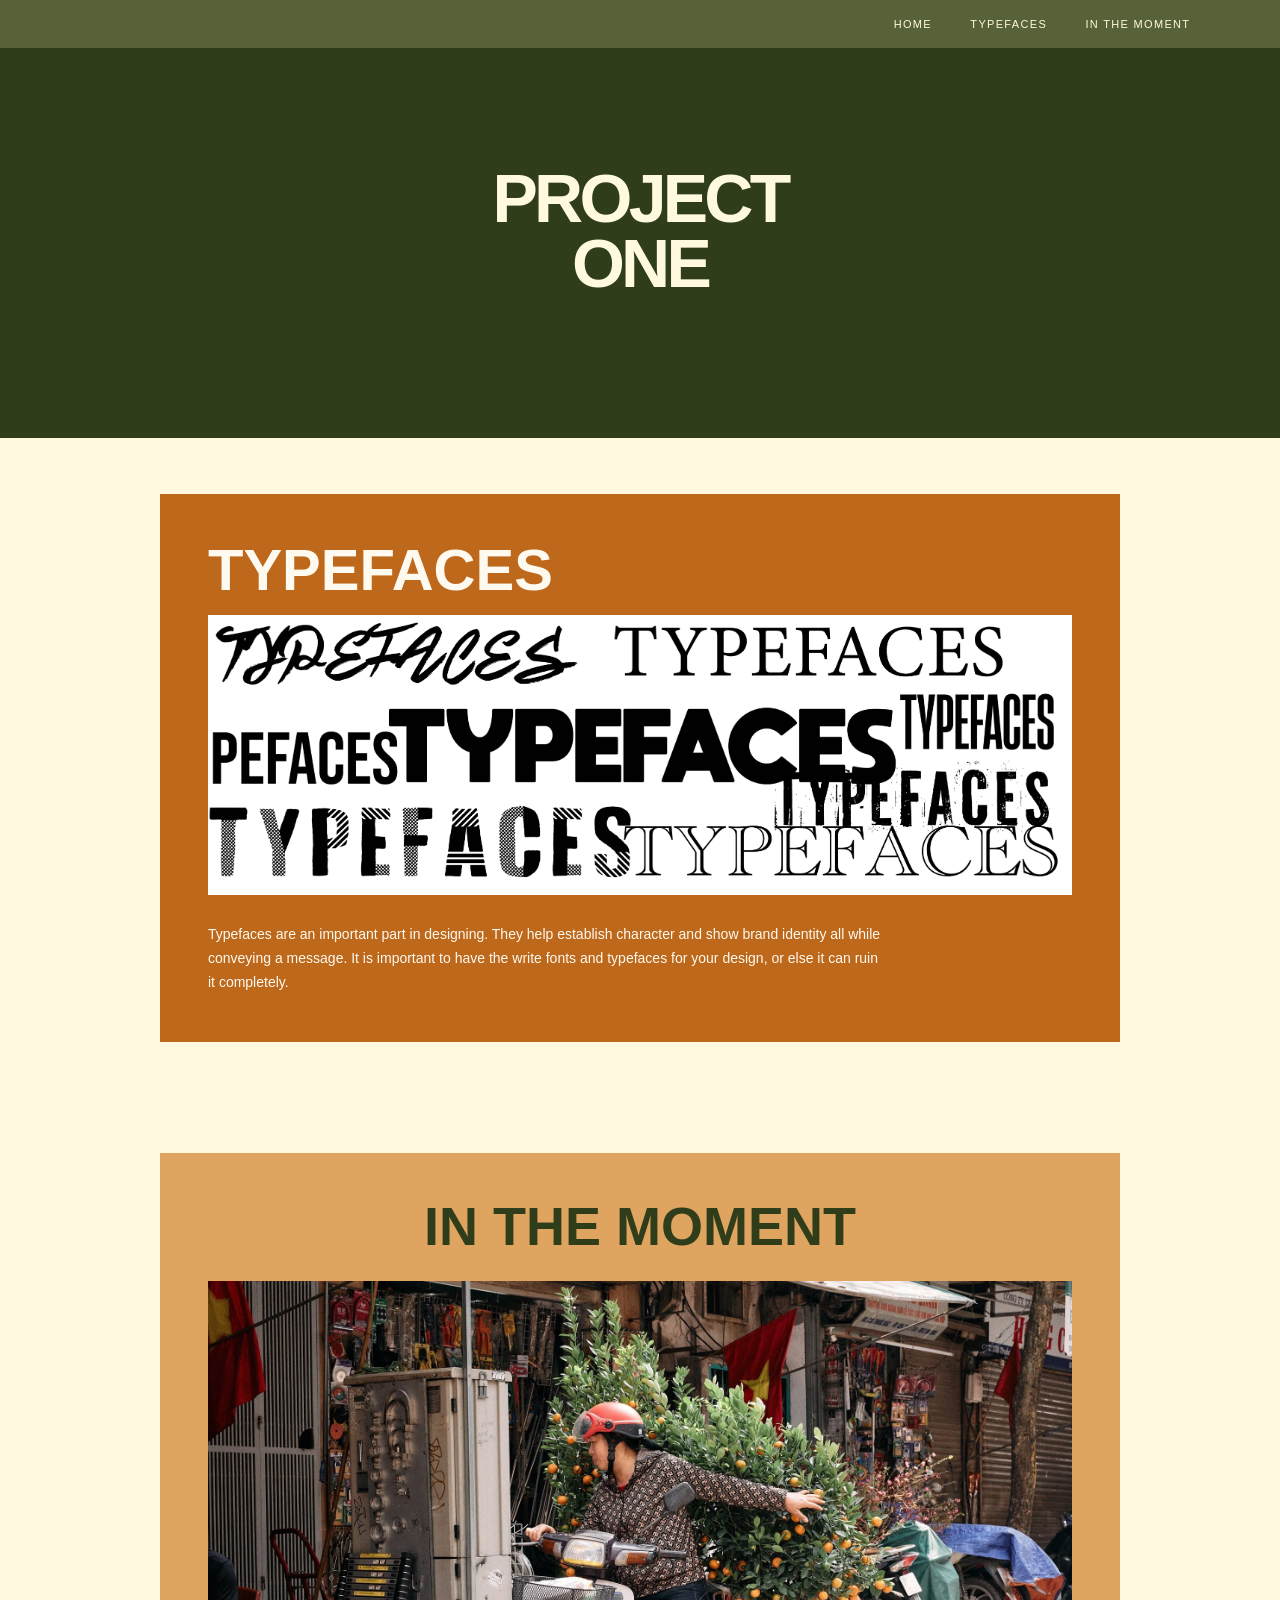
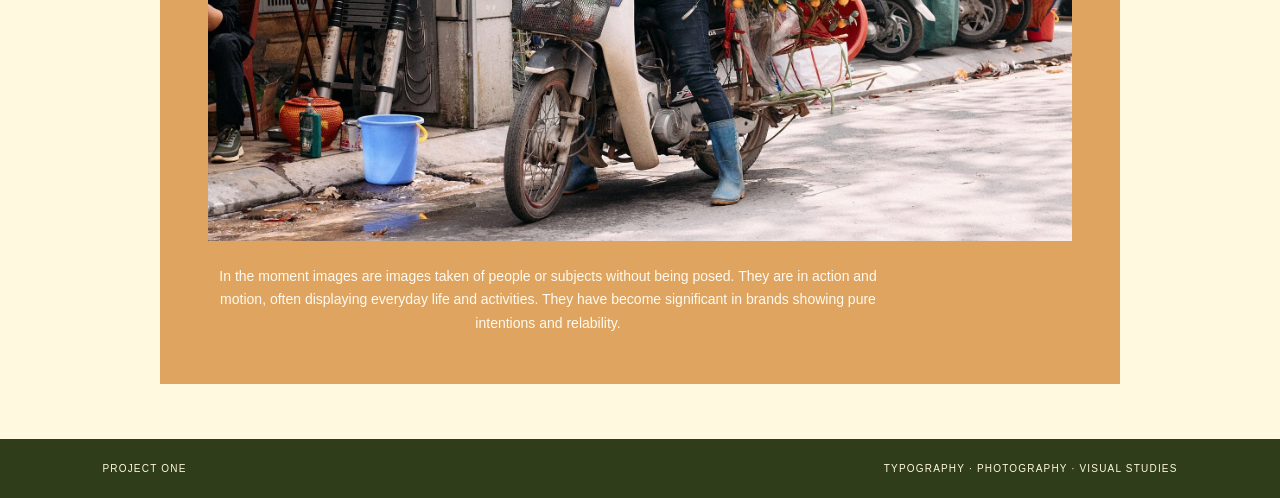
<file: index.html>
<!DOCTYPE html>
<html lang="en">
<head>
  <meta charset="UTF-8">
  <meta name="viewport" content="width=device-width, initial-scale=1.0">
  <title>Project One — Visual Portfolio</title>
  <link rel="stylesheet" href="styles.css">
</head>
<body>
  <header class="site-header">
    <nav class="navigation" aria-label="Main navigation">
      <a href="index.html">Home</a>
      <a href="typefaces.html">Typefaces</a>
      <a href="itm.html">In the Moment</a>
    </nav>
  </header>

  <main>
    <section class="hero" id="home">
      <h1>Project<br>One</h1>
    </section>

    <section class="content-section typefaces" id="typefaces">
      <div class="feature-card type-card"> 
        <h2>Typefaces</h2>
        <img src="images/typefaces-collage.jpg"
             alt="Typeface and lettering specimen collage">
        <div class="type-copy"></div>
          <p class="description">
            Typefaces are an important part in designing. They help establish character and show brand identity all while conveying a message. It is important to have the write fonts and typefaces for your design, or else it can ruin it completely.
          </p>
        </div>
      </div>
    </section>

    <section class="content-section moment" id="moment">
      <div class="feature-card moment-card">
        <h2>In the Moment</h2>
        <img src="images/street-vendor.png"
             alt="Street vendor surrounded by plants and flowers">
        <p class="description">
          In the moment images are images taken of people or subjects without being posed. They are in action and motion, often displaying everyday life and activities. They have become significant in brands showing pure intentions and relability.
        </p>
      </div>
    </section>
  </main>

  <footer class="site-footer">
    <span>Project One</span>
    <span>Typography · Photography · Visual Studies</span>
  </footer>
</body>
</html>
</file>
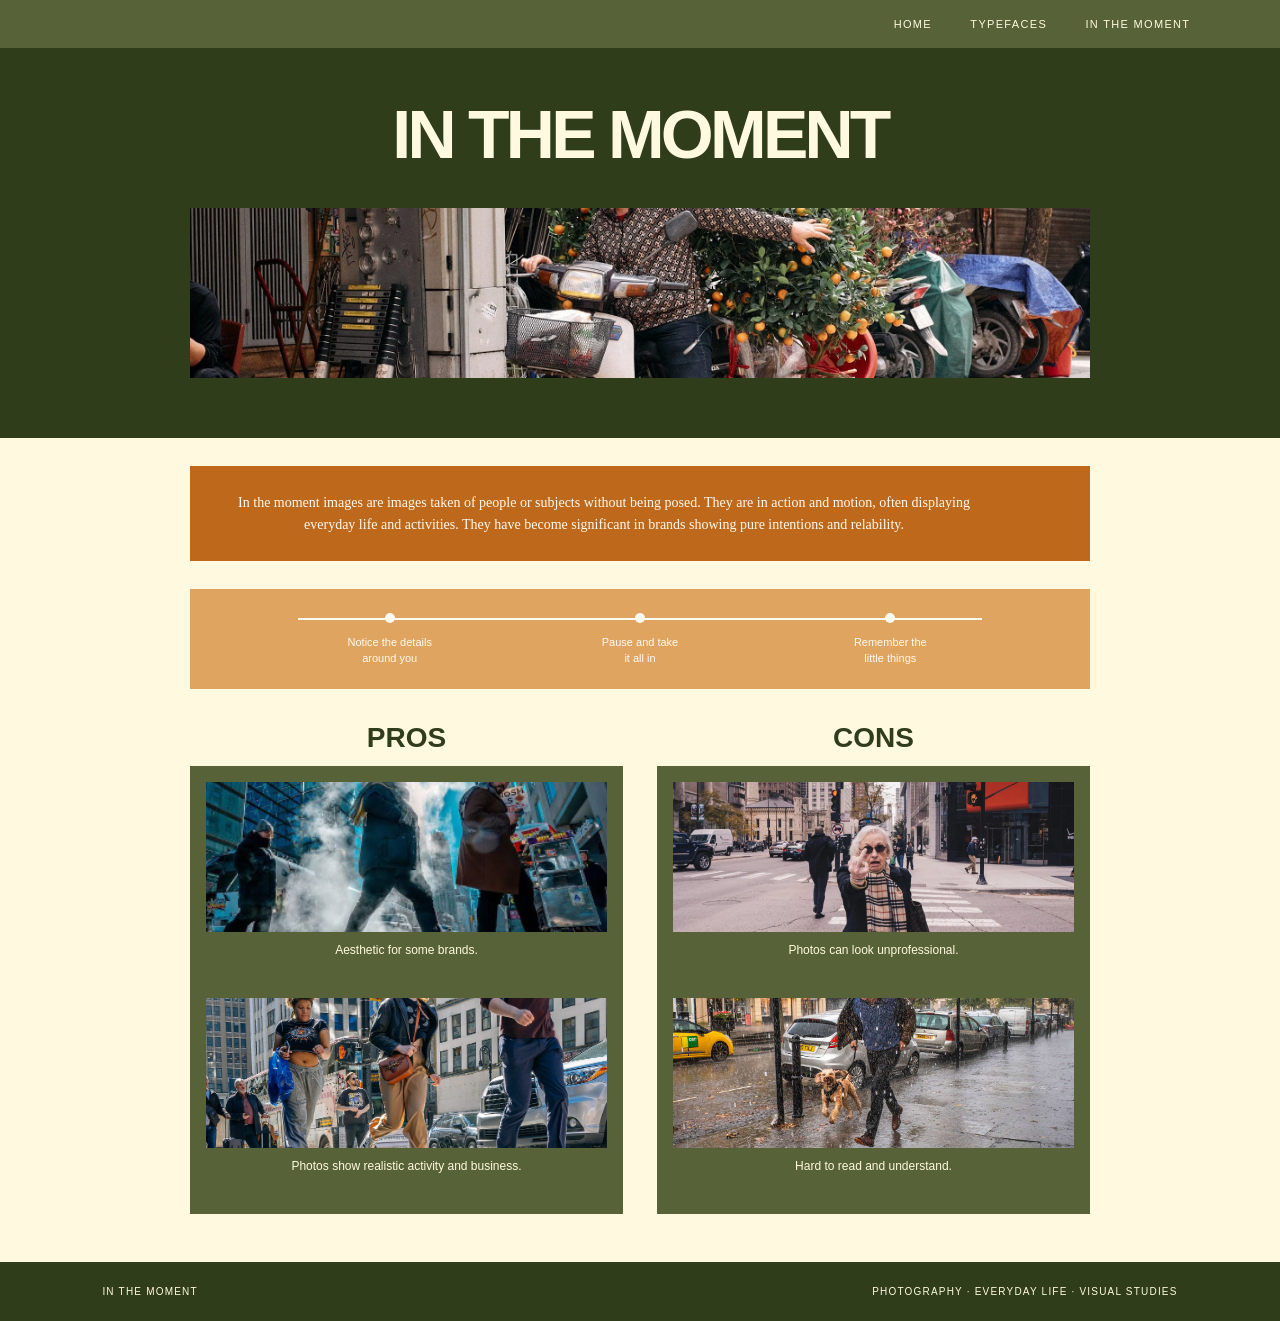
<file: itm.html>
<!DOCTYPE html>
<html lang="en">
<head>
  <meta charset="UTF-8">
  <meta name="viewport" content="width=device-width, initial-scale=1.0">
  <title>In the Moment</title>
  <link rel="stylesheet" href="styles.css">
</head>
<body>
  <header class="site-header">
    <nav class="navigation" aria-label="Main navigation">
      <a href="index.html">Home</a>
      <a href="typefaces.html">Typefaces</a>
      <a href="itm.html">In the Moment</a>
    </nav>
  </header>

  <main>
    <section class="hero" id="home">
      <h1>In the Moment</h1>
      <img src="images/street-vendor.png"
           alt="Street vendor surrounded by flowers and plants">
    </section>

    <section class="intro" id="moment">
      <p>
       In the moment images are images taken of people or subjects without being posed. They are in action and motion, often displaying everyday life and activities. They have become significant in brands showing pure intentions and relability.
      </p>
    </section>

    <section class="timeline" aria-label="A timeline of moments">
      <div class="timeline-line"></div>
      <div class="timeline-item">
        <span class="dot"></span>
        <p>Notice the details<br>around you</p>
      </div>
      <div class="timeline-item">
        <span class="dot"></span>
        <p>Pause and take<br>it all in</p>
      </div>
      <div class="timeline-item">
        <span class="dot"></span>
        <p>Remember the<br>little things</p>
      </div>
    </section>

    <section class="comparison" id="typefaces">
      <div class="comparison-column">
        <h2>Pros</h2>
        <article class="comparison-card">
          <img src="images/smoke-street.jpg"
               alt="People walking through a city street">
          <p>Aesthetic for some brands.</p>
          <img src="images/city-runners.jpg"
               alt="People walking together in a city">
          <p>Photos show realistic activity and business.</p>
        </article>
      </div>

      <div class="comparison-column">
        <h2>Cons</h2>
        <article class="comparison-card">
          <img src="images/woman-street.png"
               alt="Person standing on a city sidewalk">
          <p>Photos can look unprofessional.</p>
          <img src="images/dog-walker.jpg"
               alt="Person walking on a rainy sidewalk">
          <p>Hard to read and understand.</p>
        </article>
      </div>
    </section>
  </main>

  <footer class="site-footer">
    <span>In the Moment</span>
    <span>Photography · Everyday Life · Visual Studies</span>
  </footer>
</body>
</html>
</file>
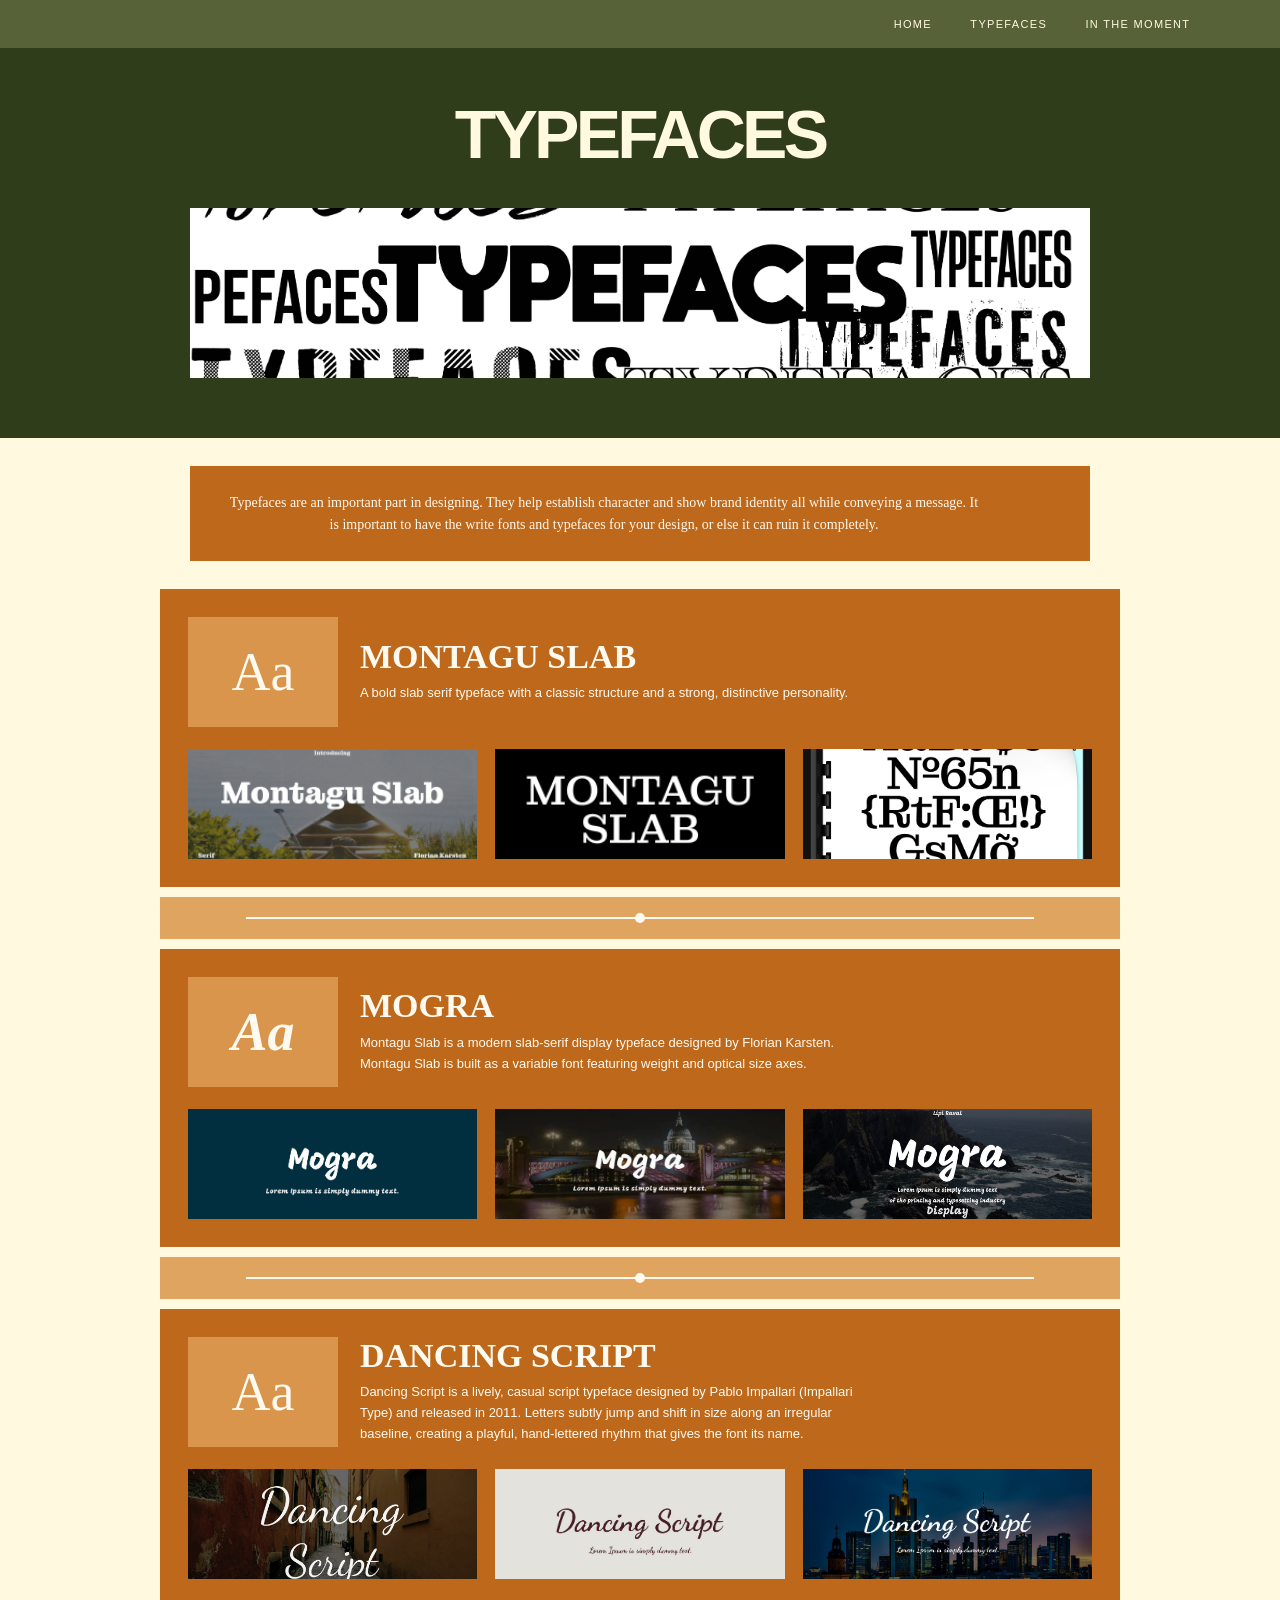
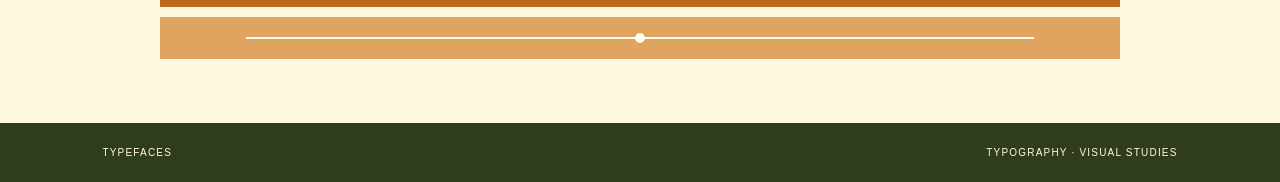
<file: typefaces.html>
<!DOCTYPE html>
<html lang="en">
<head>
  <meta charset="UTF-8">
  <meta name="viewport" content="width=device-width, initial-scale=1.0">
  <title>Typefaces</title>
  <link rel="stylesheet" href="styles.css">
</head>
<body>
  <header class="site-header">
    <nav class="navigation" aria-label="Main navigation">
      <a href="index.html">Home</a>
      <a href="typefaces.html">Typefaces</a>
      <a href="itm.html">In the Moment</a>
    </nav>
  </header>

  <main>
    <section class="hero" id="home">
      <h1>Typefaces</h1>
      <img src="images/typefaces-collage.jpg"
           alt="A collage of expressive typeface examples">
    </section>

    <section class="intro" id="typefaces">
      <p>
        Typefaces are an important part in designing. They help establish character and show brand identity all while conveying a message. It is important to have the write fonts and typefaces for your design, or else it can ruin it completely.
      </p>
    </section>

    <section class="typeface-list">
      <article class="typeface-card">
        <div class="sample">
          <span>Aa</span>
        </div>
        <div class="typeface-info">
          <h2>Montagu Slab</h2>
          <p>A bold slab serif typeface with a classic structure and a strong,
             distinctive personality.</p>
        </div>
        <div class="examples">
          <img src="images/montagu-slab.jpg" alt="Montagu Slab specimen">
          <img src="images/montagu-styles.png" alt="Montagu Slab styles">
          <img src="images/montslab3.png" alt="Montagu Slab type specimen">
        </div>
      </article>

      <div class="range" aria-hidden="true"><span></span></div>

      <article class="typeface-card">
        <div class="sample mogra">
          <span>Aa</span>
        </div>
        <div class="typeface-info">
          <h2>Mogra</h2>
          <p>Montagu Slab is a modern slab-serif display typeface designed by Florian Karsten. Montagu Slab is built as a variable font featuring weight and optical size axes.</p>
        </div>
        <div class="examples">
          <img src="images/mogra-cover.jpg" alt="Mogra type specimen">
          <img src="images/mogra-night.png" alt="Mogra lettering over a city photograph">
          <img src="images/mogra2.jpg" alt="Mogra lettering sample">
        </div>
      </article>

      <div class="range" aria-hidden="true"><span></span></div>

      <article class="typeface-card">
        <div class="sample dancing">
          <span>Aa</span>
        </div>
        <div class="typeface-info">
          <h2>Dancing Script</h2>
          <p>Dancing Script is a lively, casual script typeface designed by Pablo Impallari (Impallari Type) and released in 2011. Letters subtly jump and shift in size along an irregular baseline, creating a playful, hand-lettered rhythm that gives the font its name.</p>
        </div>
        <div class="examples">
          <img src="images/ds1.jpg" alt="Typeface collage">
          <img src="images/ds2.jpg" alt="Letterform specimen">
          <img src="images/ds3.jpg" alt="Decorative letterform specimen">
        </div>
      </article>

      <div class="range" aria-hidden="true"><span></span></div>
    </section>
  </main>

  <footer class="site-footer">
    <span>Typefaces</span>
    <span>Typography · Visual Studies</span>
  </footer>
</body>
</html>
</file>
<file: styles.css>
/* Project One — recreated from the supplied Figma file */

:root {
  --olive: #303d1b;
  --olive-dark: #263316;
  --cream: #fff9df;
  --orange: #bd681b;
  --moment-orange: #dfa45f;
  --white: #fffaf0;
  --ink: #20251a;
}

* {
  box-sizing: border-box;
}

html {
  scroll-behavior: smooth;
}

body {
  margin: 0;
  background: var(--cream);
  color: var(--ink);
  font-family: Arial, Helvetica, sans-serif;
}

/* Top navigation */
.site-header {
  min-height: 48px;
  padding: 0 7%;
  display: flex;
  align-items: center;
  justify-content: flex-end;
  background: var(--olive);
}

.navigation {
  display: flex;
  align-items: center;
  gap: clamp(18px, 3vw, 48px);
}

.navigation a {
  color: var(--cream);
  text-decoration: none;
  text-transform: uppercase;
  font-size: 11px;
  letter-spacing: 0.12em;
}

.navigation a:hover {
  opacity: 0.7;
}

/* Large green title area */
.hero {
  min-height: 270px;
  padding: 42px 20px;
  display: flex;
  align-items: center;
  justify-content: center;
  text-align: center;
  background: var(--olive);
  color: var(--cream);
}

.hero h1 {
  margin: 0;
  font-size: clamp(54px, 8vw, 108px);
  line-height: 0.86;
  letter-spacing: -0.055em;
  font-weight: 800;
  text-transform: uppercase;
}

/* Shared section layout */
.content-section {
  padding: 56px 8%;
}

.feature-card {
  width: min(100%, 960px);
  margin: 0 auto;
  overflow: hidden;
}

/* Typefaces block */
.typefaces {
  background: var(--cream);
}

.type-card {
  background: var(--orange);
  color: var(--white);
  padding: clamp(20px, 4vw, 48px);
}

.type-card img {
  display: block;
  width: 100%;
  max-height: 440px;
  object-fit: contain;
  margin: 0 auto 28px;
}

.type-copy {
  max-width: 700px;
  margin: 0 auto;
}

.eyebrow {
  margin: 0 0 8px;
  text-transform: uppercase;
  letter-spacing: 0.15em;
  font-size: 11px;
}

h2 {
  margin: 0 0 18px;
  font-size: clamp(32px, 5vw, 58px);
  line-height: 0.95;
  text-transform: uppercase;
  font-weight: 800;
}

.description {
  max-width: 680px;
  margin: 0;
  font-size: 14px;
  line-height: 1.7;
}

/* In the Moment block */
.moment {
  background: var(--cream);
  padding-top: 12px;
  padding-bottom: 70px;
}

.moment-card {
  padding: clamp(20px, 4vw, 48px);
  background: var(--moment-orange);
  color: var(--white);
}

.moment-card h2 {
  margin-bottom: 24px;
}

.moment-card img {
  display: block;
  width: 100%;
  height: auto;
  max-height: 560px;
  object-fit: cover;
}

.moment-card .description {
  margin-top: 24px;
}

/* Footer */
.site-footer {
  display: flex;
  justify-content: space-between;
  gap: 20px;
  padding: 24px 8%;
  background: var(--olive-dark);
  color: var(--cream);
  font-size: 10px;
  letter-spacing: 0.12em;
  text-transform: uppercase;
}

/* Responsive layout */
@media (max-width: 600px) {
  .site-header {
    min-height: 44px;
    padding: 0 14px;
    justify-content: center;
  }

  .navigation {
    width: 100%;
    justify-content: space-between;
    gap: 10px;
  }

  .navigation a {
    font-size: 9px;
    letter-spacing: 0.07em;
  }

  .hero {
    min-height: 230px;
  }

  .content-section {
    padding: 34px 7%;
  }

  .moment {
    padding-top: 8px;
  }

  .site-footer {
    flex-direction: column;
    text-align: center;
    align-items: center;
  }
}
/* Typefaces — recreated from the supplied Figma design */

:root {
  --olive: #586238;
  --deep-olive: #303d1b;
  --cream: #fff9df;
  --orange: #bd681b;
  --light-orange: #dfa45f;
  --pale-orange: #e9b36e;
  --white: #fffaf0;
  --ink: #29291f;
}

* {
  box-sizing: border-box;
}

html {
  scroll-behavior: smooth;
}

body {
  margin: 0;
  background: var(--cream);
  color: var(--ink);
  font-family: Arial, Helvetica, sans-serif;
}

.site-header {
  min-height: 48px;
  padding: 0 7%;
  display: flex;
  align-items: center;
  justify-content: flex-end;
  background: var(--olive);
}

.navigation {
  display: flex;
  align-items: center;
  gap: clamp(18px, 3vw, 48px);
}

.navigation a {
  color: var(--cream);
  text-decoration: none;
  text-transform: uppercase;
  font-size: 11px;
  letter-spacing: .12em;
}

.navigation a:hover {
  opacity: .7;
}

.hero {
  min-height: 390px;
  padding: 34px 7% 48px;
  display: flex;
  flex-direction: column;
  align-items: center;
  justify-content: center;
  gap: 24px;
  background: var(--deep-olive);
  color: var(--cream);
}

.hero h1 {
  margin: 0;
  font-size: clamp(42px, 6vw, 76px);
  line-height: .95;
  font-weight: 800;
  text-align: center;
  text-transform: uppercase;
}

.hero img {
  display: block;
  width: min(100%, 760px);
  max-height: 170px;
  object-fit: contain;
  background: var(--white);
}

.intro {
  width: min(100% - 48px, 960px);
  margin: 44px auto 32px;
  padding: 26px 34px;
  background: var(--olive);
  color: var(--cream);
  text-align: center;
}

.intro p {
  max-width: 760px;
  margin: 0 auto;
  font-size: 14px;
  line-height: 1.65;
}

.typeface-list {
  width: min(100% - 48px, 960px);
  margin: 0 auto;
  padding-bottom: 54px;
}

.typeface-card {
  display: grid;
  grid-template-columns: 150px minmax(180px, 1fr);
  gap: 22px;
  align-items: center;
  padding: 28px;
  background: var(--orange);
  color: var(--white);
}

.sample {
  min-height: 110px;
  display: grid;
  place-items: center;
  background: #d9954c;
  color: var(--white);
}

.sample span {
  font-family: Georgia, "Times New Roman", serif;
  font-size: 54px;
}

.sample.dancing span {
  font-family: "Dancing Script", cursive;
  font-optical-sizing: auto;
  font-weight: weight;
  font-style: normal;
}

.sample.mogra span {
  font-family: cursive;
  font-weight: bold;
  font-style: italic;
}

.typeface-info h2 {
  margin: 0 0 10px;
  font-family: Georgia, "Times New Roman", serif;
  font-size: clamp(22px, 3vw, 34px);
}

.typeface-info p {
  max-width: 500px;
  margin: 0;
  font-size: 13px;
  line-height: 1.6;
}

.examples {
  grid-column: 1 / -1;
  display: grid;
  grid-template-columns: repeat(3, 1fr);
  gap: 18px;
}

.examples img {
  display: block;
  width: 100%;
  height: 110px;
  object-fit: cover;
  background: #111;
}

.range {
  height: 42px;
  margin: 10px 0;
  display: flex;
  align-items: center;
  justify-content: center;
  background: var(--light-orange);
}

.range::before {
  content: "";
  width: 82%;
  height: 2px;
  background: var(--white);
}

.range span {
  position: absolute;
  width: 10px;
  height: 10px;
  border-radius: 50%;
  background: var(--white);
  box-shadow: 0 0 0 0 var(--white);
}

.moment {
  padding: 55px 8%;
  background: var(--cream);
  text-align: center;
}

.moment h2 {
  margin: 0 0 28px;
  color: var(--deep-olive);
  font-size: clamp(32px, 5vw, 54px);
  text-transform: uppercase;
}

.moment-gallery {
  width: min(100%, 960px);
  margin: 0 auto;
  display: grid;
  grid-template-columns: repeat(3, 1fr);
  gap: 18px;
}

.moment-gallery img {
  width: 100%;
  height: 220px;
  object-fit: cover;
}

.site-footer {
  display: flex;
  justify-content: space-between;
  gap: 20px;
  padding: 24px 8%;
  background: var(--deep-olive);
  color: var(--cream);
  font-size: 10px;
  letter-spacing: .12em;
  text-transform: uppercase;
}

@media (max-width: 650px) {
  .site-header {
    justify-content: center;
    padding: 0 14px;
  }

  .navigation {
    width: 100%;
    justify-content: space-between;
    gap: 10px;
  }

  .navigation a {
    font-size: 9px;
  }

  .hero {
    min-height: 300px;
  }

  .intro,
  .typeface-list {
    width: calc(100% - 28px);
  }

  .typeface-card {
    grid-template-columns: 1fr;
    padding: 20px;
  }

  .examples {
    grid-template-columns: 1fr;
  }

  .examples img {
    height: 150px;
  }

  .moment-gallery {
    grid-template-columns: 1fr;
  }

  .moment-gallery img {
    height: auto;
    max-height: 280px;
  }

  .site-footer {
    flex-direction: column;
    align-items: center;
    text-align: center;
  }
}
/* In the Moment — recreated from the supplied Figma design */

:root {
  --olive: #586238;
  --deep-olive: #303d1b;
  --cream: #fff9df;
  --orange: #bd681b;
  --light-orange: #dfa45f;
  --white: #fffaf0;
  --ink: #29291f;
}

* {
  box-sizing: border-box;
}

html {
  scroll-behavior: smooth;
}

body {
  margin: 0;
  background: var(--cream);
  color: var(--ink);
  font-family: Arial, Helvetica, sans-serif;
}

.site-header {
  min-height: 48px;
  padding: 0 7%;
  display: flex;
  align-items: center;
  justify-content: flex-end;
  background: var(--olive);
}

.navigation {
  display: flex;
  align-items: center;
  gap: clamp(18px, 3vw, 48px);
}

.navigation a {
  color: var(--cream);
  text-decoration: none;
  text-transform: uppercase;
  font-size: 11px;
  letter-spacing: .12em;
}

.navigation a:hover {
  opacity: .7;
}

.hero {
  padding: 22px 7% 28px;
  background: var(--deep-olive);
  color: var(--cream);
  text-align: center;
}

.hero h1 {
  margin: 0 0 18px;
  font-size: clamp(38px, 6vw, 68px);
  line-height: .95;
  font-weight: 800;
  text-transform: uppercase;
}

.hero img {
  display: block;
  width: min(100%, 900px);
  height: 230px;
  margin: 0 auto;
  object-fit: cover;
}

.intro {
  width: min(100% - 48px, 900px);
  margin: 28px auto;
  padding: 26px 34px;
  background: var(--orange);
  color: var(--white);
}

.intro p {
  margin: 0;
  font-family: Georgia, "Times New Roman", serif;
  font-size: 14px;
  line-height: 1.55;
}

.timeline {
  position: relative;
  width: min(100% - 48px, 900px);
  min-height: 100px;
  margin: 28px auto 36px;
  padding: 18px 8%;
  display: flex;
  justify-content: space-between;
  align-items: flex-start;
  background: var(--light-orange);
  color: var(--white);
}

.timeline-line {
  position: absolute;
  top: 29px;
  left: 12%;
  right: 12%;
  height: 2px;
  background: var(--white);
}

.timeline-item {
  position: relative;
  z-index: 1;
  width: 28%;
  text-align: center;
}

.dot {
  display: block;
  width: 10px;
  height: 10px;
  margin: 6px auto 12px;
  border-radius: 50%;
  background: var(--white);
}

.timeline-item p {
  margin: 0;
  font-size: 11px;
  line-height: 1.4;
}

.comparison {
  width: min(100% - 48px, 900px);
  margin: 0 auto 48px;
  display: grid;
  grid-template-columns: 1fr 1fr;
  gap: 34px;
}

.comparison-column h2 {
  margin: 0 0 14px;
  color: var(--deep-olive);
  font-size: 28px;
  text-align: center;
}

.comparison-card {
  padding: 16px;
  background: var(--olive);
  color: var(--cream);
}

.comparison-card img {
  display: block;
  width: 100%;
  height: 150px;
  object-fit: cover;
}

.comparison-card p {
  min-height: 38px;
  margin: 10px 0 18px;
  font-size: 12px;
  line-height: 1.4;
  text-align: center;
}

.comparison-card p:last-child {
  margin-bottom: 2px;
}

.site-footer {
  display: flex;
  justify-content: space-between;
  gap: 20px;
  padding: 24px 8%;
  background: var(--deep-olive);
  color: var(--cream);
  font-size: 10px;
  letter-spacing: .12em;
  text-transform: uppercase;
}

@media (max-width: 600px) {
  .site-header {
    justify-content: center;
    padding: 0 14px;
  }

  .navigation {
    width: 100%;
    justify-content: space-between;
    gap: 10px;
  }

  .navigation a {
    font-size: 9px;
    letter-spacing: .07em;
  }

  .hero img {
    height: 170px;
  }

  .intro,
  .timeline,
  .comparison {
    width: calc(100% - 28px);
  }

  .intro {
    padding: 22px;
  }

  .comparison {
    gap: 12px;
  }

  .comparison-card {
    padding: 9px;
  }

  .comparison-card img {
    height: 110px;
  }

  .comparison-card p {
    font-size: 10px;
  }

  .site-footer {
    flex-direction: column;
    align-items: center;
    text-align: center;
  }
}
.dm-serif-display-regular {
  font-family: "DM Serif Display", serif;
  font-weight: 400;
  font-style: normal;
}

.dm-serif-display-regular-italic {
  font-family: "DM Serif Display", serif;
  font-weight: 400;
  font-style: italic;
}
</file>
